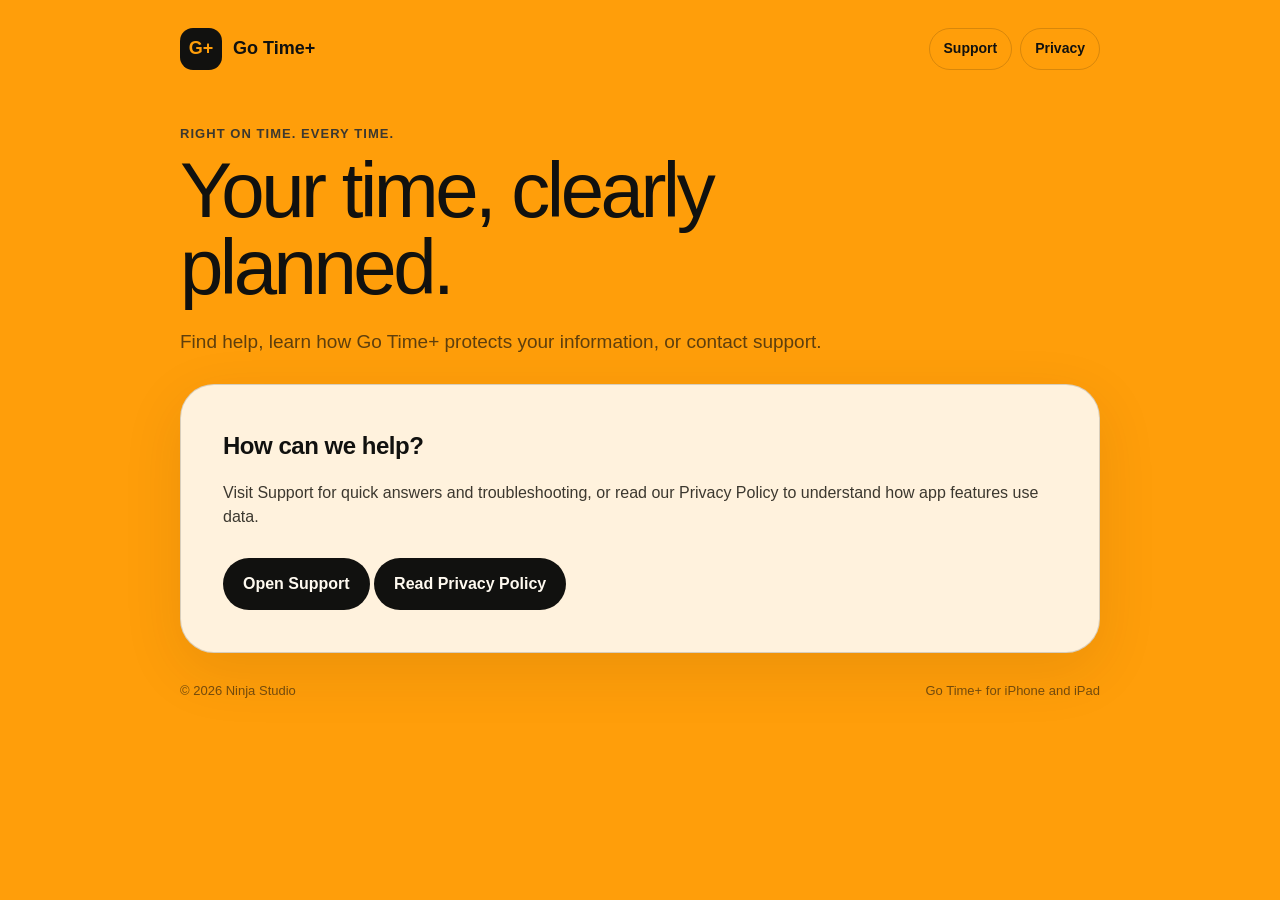
<file: index.html>
<!doctype html>
<html lang="en">
<head>
  <meta charset="utf-8"><meta name="viewport" content="width=device-width,initial-scale=1">
  <meta name="description" content="Go Time+ support and privacy information.">
  <title>Go Time+ — Support & Privacy</title><link rel="stylesheet" href="styles.css">
</head>
<body><main class="shell">
  <nav><a class="brand" href="index.html"><span class="mark">G+</span>Go Time+</a><div class="navlinks"><a href="support.html">Support</a><a href="privacy.html">Privacy</a></div></nav>
  <section class="hero"><p class="eyebrow">Right on time. Every time.</p><h1>Your time, clearly planned.</h1><p class="lead">Find help, learn how Go Time+ protects your information, or contact support.</p></section>
  <section class="card"><h2>How can we help?</h2><p>Visit Support for quick answers and troubleshooting, or read our Privacy Policy to understand how app features use data.</p><a class="action" href="support.html">Open Support</a> <a class="action" href="privacy.html">Read Privacy Policy</a></section>
  <footer><span>© 2026 Ninja Studio</span><span>Go Time+ for iPhone and iPad</span></footer>
</main></body></html>
</file>
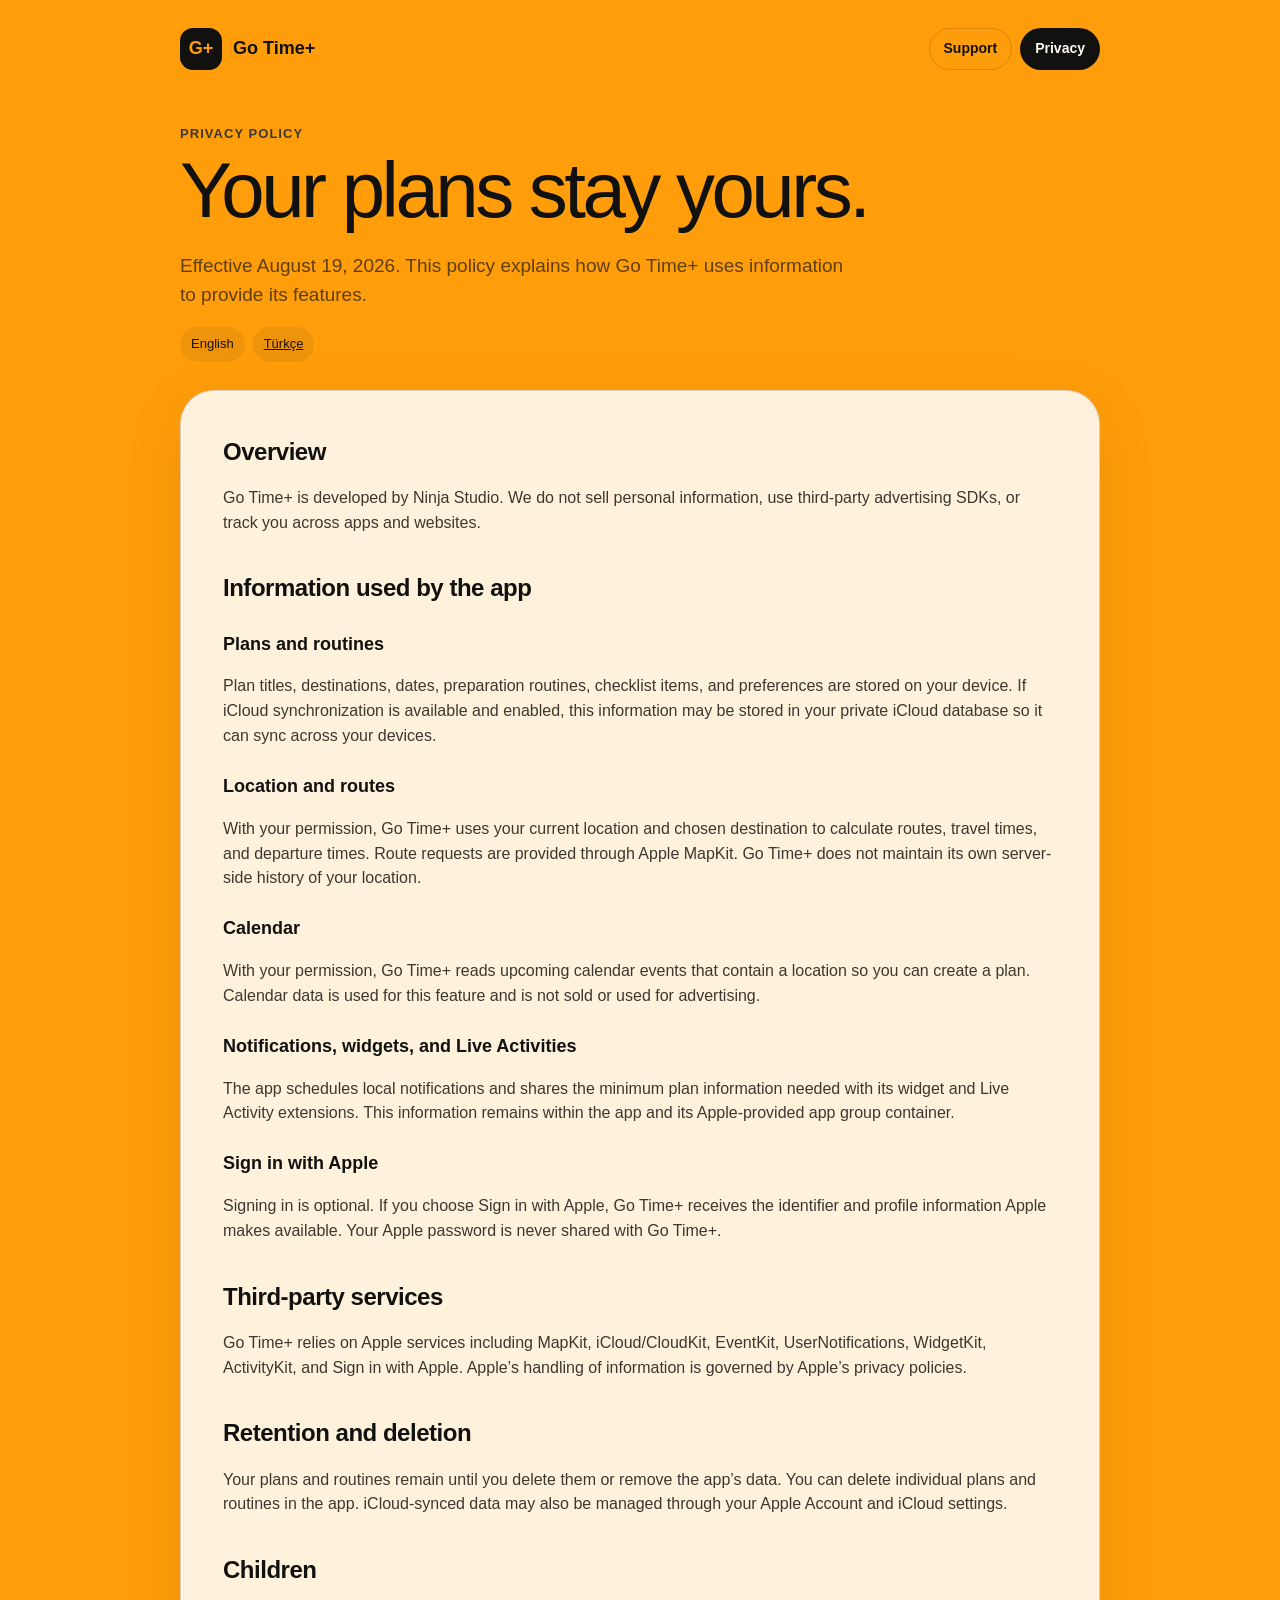
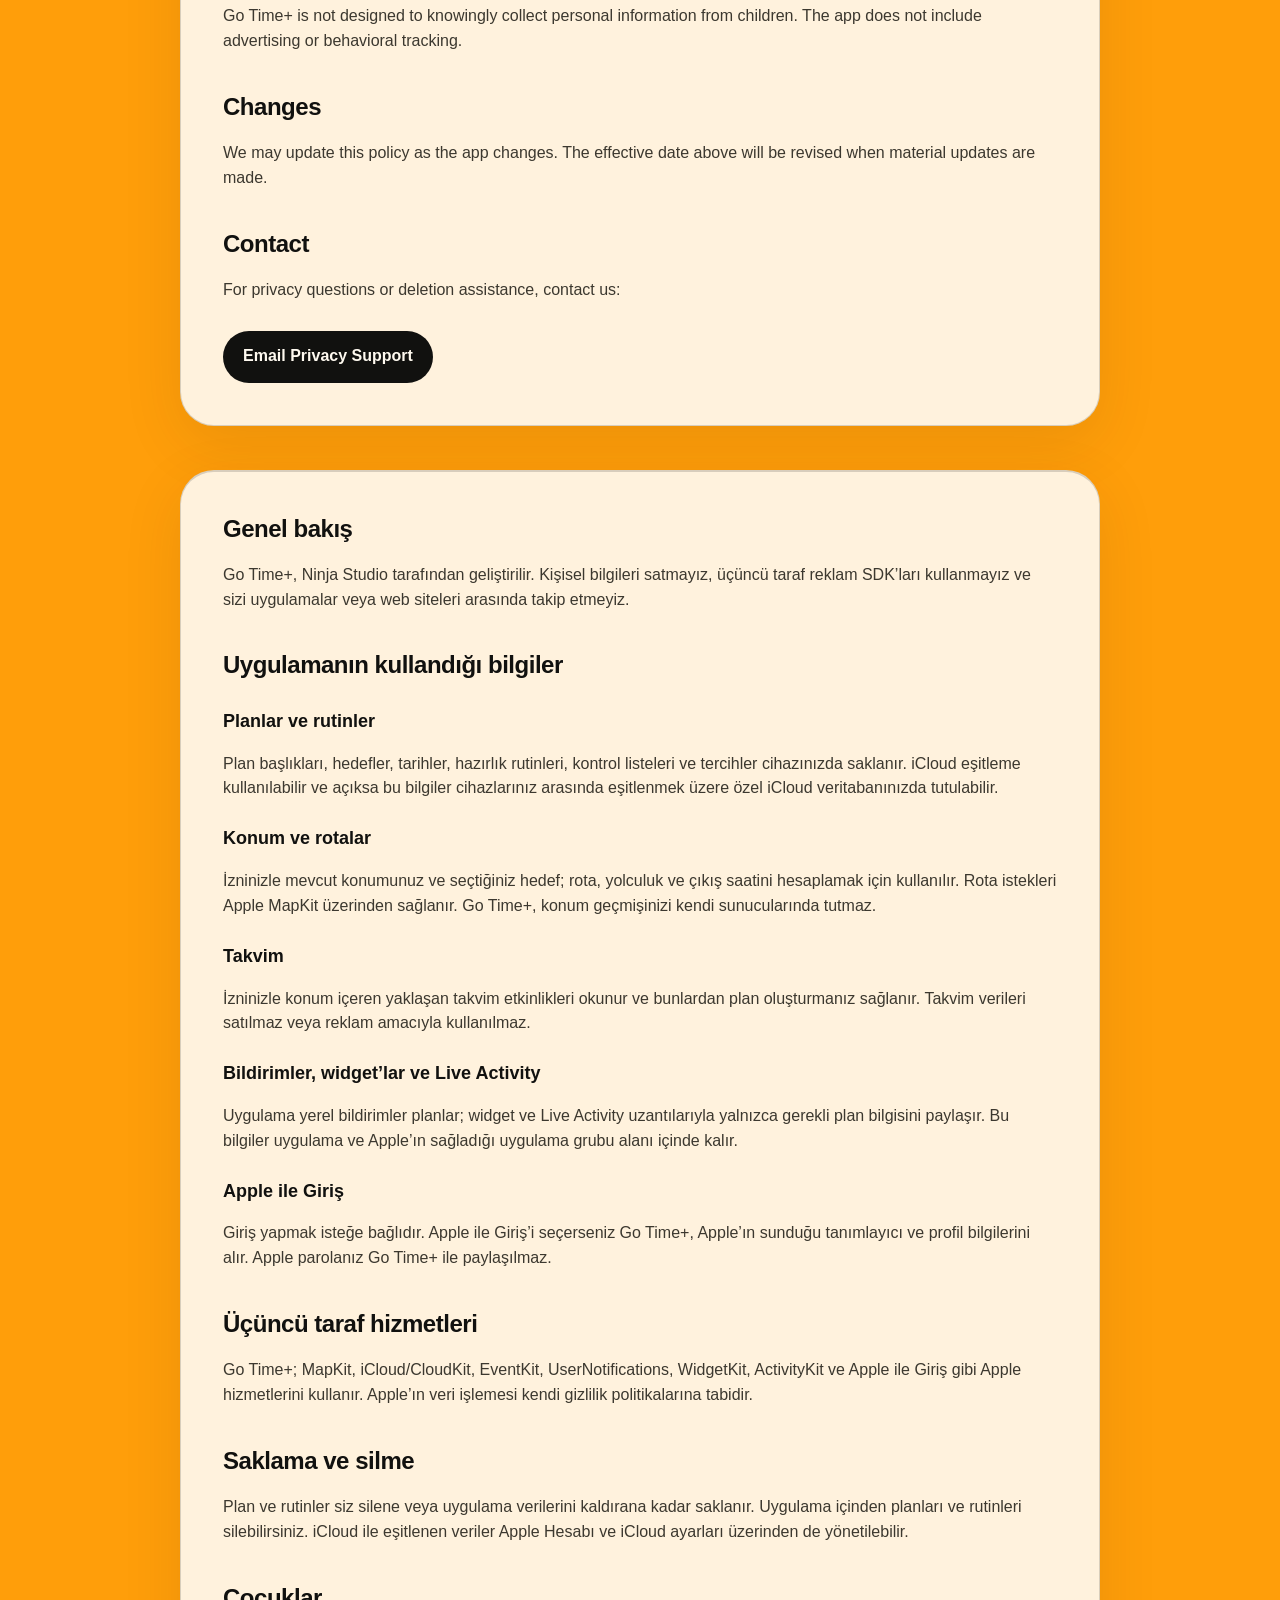
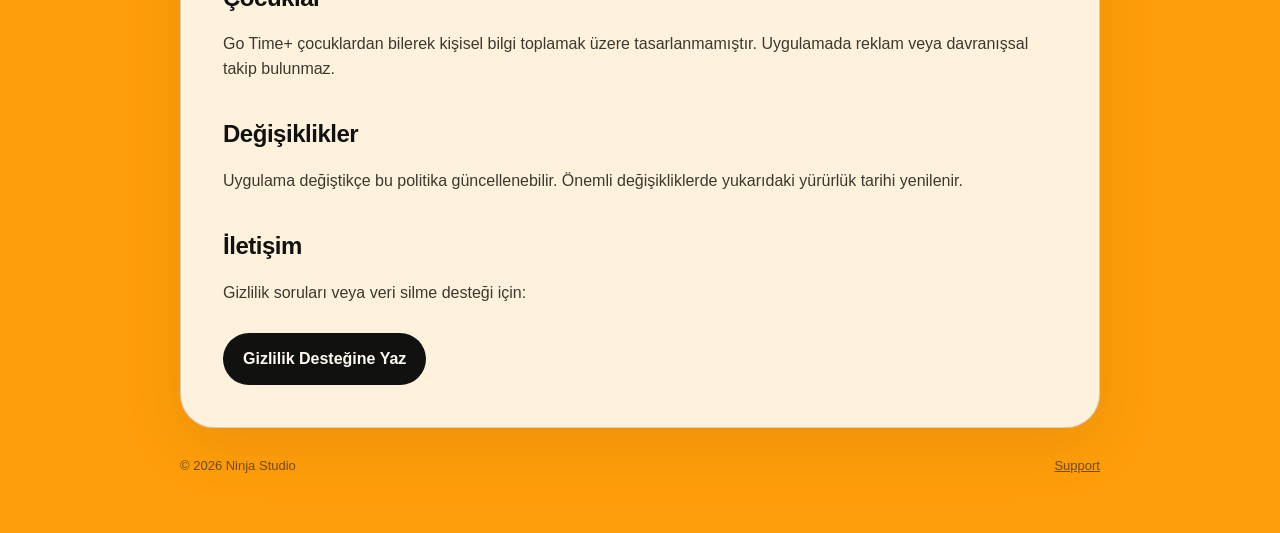
<file: privacy.html>
<!doctype html>
<html lang="en">
<head>
  <meta charset="utf-8"><meta name="viewport" content="width=device-width,initial-scale=1">
  <meta name="description" content="Privacy Policy for the Go Time+ iOS app.">
  <title>Privacy Policy — Go Time+</title><link rel="stylesheet" href="styles.css">
</head>
<body><main class="shell">
  <nav><a class="brand" href="index.html"><span class="mark">G+</span>Go Time+</a><div class="navlinks"><a href="support.html">Support</a><a href="privacy.html" aria-current="page">Privacy</a></div></nav>
  <section class="hero"><p class="eyebrow">Privacy Policy</p><h1>Your plans stay yours.</h1><p class="lead">Effective August 19, 2026. This policy explains how Go Time+ uses information to provide its features.</p><div class="meta"><span>English</span><span><a href="#turkce">Türkçe</a></span></div></section>
  <section class="card language" id="english">
    <h2>Overview</h2><p>Go Time+ is developed by Ninja Studio. We do not sell personal information, use third-party advertising SDKs, or track you across apps and websites.</p>
    <h2>Information used by the app</h2>
    <h3>Plans and routines</h3><p>Plan titles, destinations, dates, preparation routines, checklist items, and preferences are stored on your device. If iCloud synchronization is available and enabled, this information may be stored in your private iCloud database so it can sync across your devices.</p>
    <h3>Location and routes</h3><p>With your permission, Go Time+ uses your current location and chosen destination to calculate routes, travel times, and departure times. Route requests are provided through Apple MapKit. Go Time+ does not maintain its own server-side history of your location.</p>
    <h3>Calendar</h3><p>With your permission, Go Time+ reads upcoming calendar events that contain a location so you can create a plan. Calendar data is used for this feature and is not sold or used for advertising.</p>
    <h3>Notifications, widgets, and Live Activities</h3><p>The app schedules local notifications and shares the minimum plan information needed with its widget and Live Activity extensions. This information remains within the app and its Apple-provided app group container.</p>
    <h3>Sign in with Apple</h3><p>Signing in is optional. If you choose Sign in with Apple, Go Time+ receives the identifier and profile information Apple makes available. Your Apple password is never shared with Go Time+.</p>
    <h2>Third-party services</h2><p>Go Time+ relies on Apple services including MapKit, iCloud/CloudKit, EventKit, UserNotifications, WidgetKit, ActivityKit, and Sign in with Apple. Apple’s handling of information is governed by Apple’s privacy policies.</p>
    <h2>Retention and deletion</h2><p>Your plans and routines remain until you delete them or remove the app’s data. You can delete individual plans and routines in the app. iCloud-synced data may also be managed through your Apple Account and iCloud settings.</p>
    <h2>Children</h2><p>Go Time+ is not designed to knowingly collect personal information from children. The app does not include advertising or behavioral tracking.</p>
    <h2>Changes</h2><p>We may update this policy as the app changes. The effective date above will be revised when material updates are made.</p>
    <h2>Contact</h2><p>For privacy questions or deletion assistance, contact us:</p><a class="action" href="mailto:clubwomanizer588@gmail.com?subject=Go%20Time%2B%20Privacy">Email Privacy Support</a>
  </section>
  <section class="card language" id="turkce" lang="tr">
    <h2>Genel bakış</h2><p>Go Time+, Ninja Studio tarafından geliştirilir. Kişisel bilgileri satmayız, üçüncü taraf reklam SDK’ları kullanmayız ve sizi uygulamalar veya web siteleri arasında takip etmeyiz.</p>
    <h2>Uygulamanın kullandığı bilgiler</h2>
    <h3>Planlar ve rutinler</h3><p>Plan başlıkları, hedefler, tarihler, hazırlık rutinleri, kontrol listeleri ve tercihler cihazınızda saklanır. iCloud eşitleme kullanılabilir ve açıksa bu bilgiler cihazlarınız arasında eşitlenmek üzere özel iCloud veritabanınızda tutulabilir.</p>
    <h3>Konum ve rotalar</h3><p>İzninizle mevcut konumunuz ve seçtiğiniz hedef; rota, yolculuk ve çıkış saatini hesaplamak için kullanılır. Rota istekleri Apple MapKit üzerinden sağlanır. Go Time+, konum geçmişinizi kendi sunucularında tutmaz.</p>
    <h3>Takvim</h3><p>İzninizle konum içeren yaklaşan takvim etkinlikleri okunur ve bunlardan plan oluşturmanız sağlanır. Takvim verileri satılmaz veya reklam amacıyla kullanılmaz.</p>
    <h3>Bildirimler, widget’lar ve Live Activity</h3><p>Uygulama yerel bildirimler planlar; widget ve Live Activity uzantılarıyla yalnızca gerekli plan bilgisini paylaşır. Bu bilgiler uygulama ve Apple’ın sağladığı uygulama grubu alanı içinde kalır.</p>
    <h3>Apple ile Giriş</h3><p>Giriş yapmak isteğe bağlıdır. Apple ile Giriş’i seçerseniz Go Time+, Apple’ın sunduğu tanımlayıcı ve profil bilgilerini alır. Apple parolanız Go Time+ ile paylaşılmaz.</p>
    <h2>Üçüncü taraf hizmetleri</h2><p>Go Time+; MapKit, iCloud/CloudKit, EventKit, UserNotifications, WidgetKit, ActivityKit ve Apple ile Giriş gibi Apple hizmetlerini kullanır. Apple’ın veri işlemesi kendi gizlilik politikalarına tabidir.</p>
    <h2>Saklama ve silme</h2><p>Plan ve rutinler siz silene veya uygulama verilerini kaldırana kadar saklanır. Uygulama içinden planları ve rutinleri silebilirsiniz. iCloud ile eşitlenen veriler Apple Hesabı ve iCloud ayarları üzerinden de yönetilebilir.</p>
    <h2>Çocuklar</h2><p>Go Time+ çocuklardan bilerek kişisel bilgi toplamak üzere tasarlanmamıştır. Uygulamada reklam veya davranışsal takip bulunmaz.</p>
    <h2>Değişiklikler</h2><p>Uygulama değiştikçe bu politika güncellenebilir. Önemli değişikliklerde yukarıdaki yürürlük tarihi yenilenir.</p>
    <h2>İletişim</h2><p>Gizlilik soruları veya veri silme desteği için:</p><a class="action" href="mailto:clubwomanizer588@gmail.com?subject=Go%20Time%2B%20Gizlilik">Gizlilik Desteğine Yaz</a>
  </section>
  <footer><span>© 2026 Ninja Studio</span><a href="support.html">Support</a></footer>
</main></body></html>
</file>
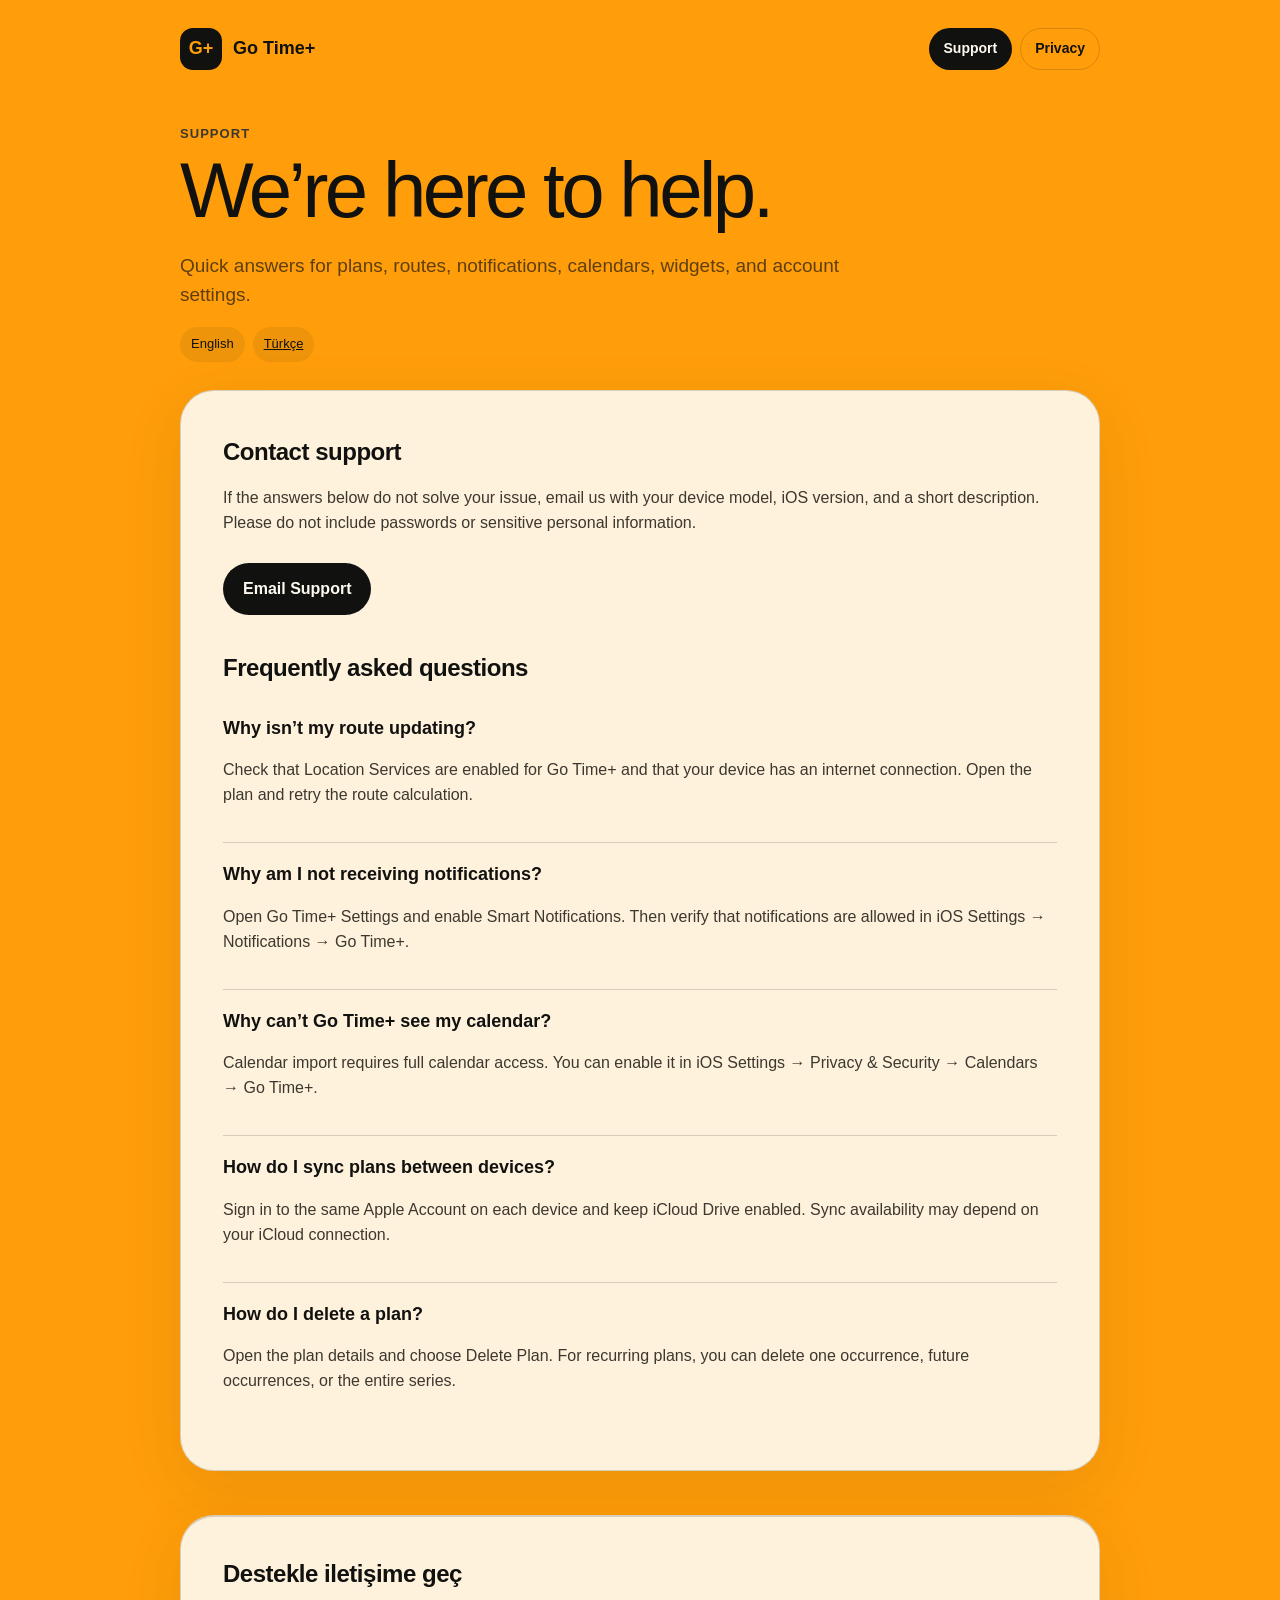
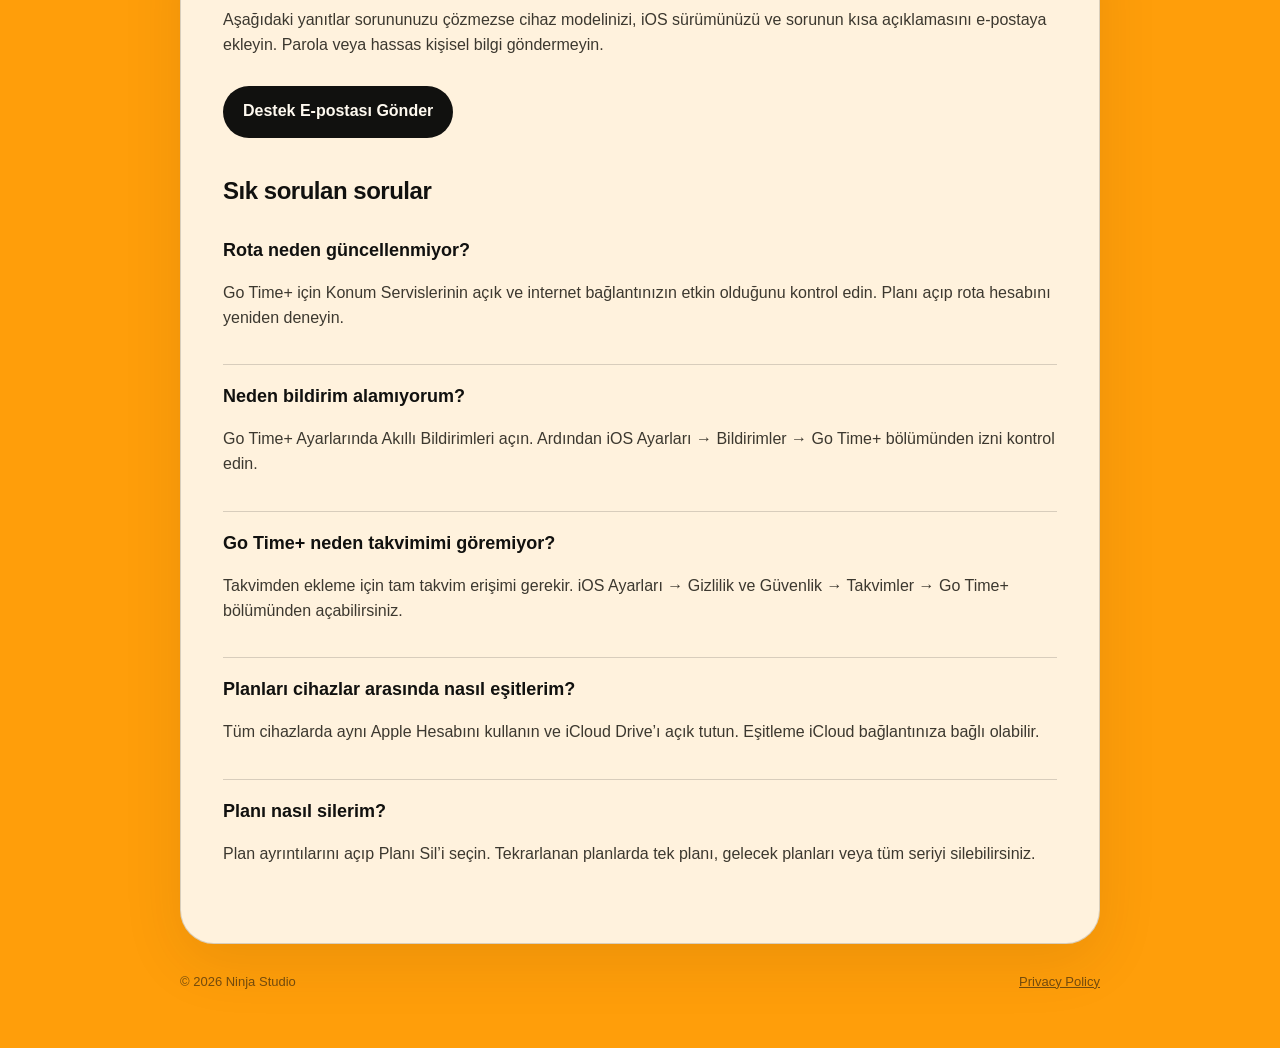
<file: support.html>
<!doctype html>
<html lang="en">
<head>
  <meta charset="utf-8"><meta name="viewport" content="width=device-width,initial-scale=1">
  <meta name="description" content="Support for the Go Time+ iOS app.">
  <title>Support — Go Time+</title><link rel="stylesheet" href="styles.css">
</head>
<body><main class="shell">
  <nav><a class="brand" href="index.html"><span class="mark">G+</span>Go Time+</a><div class="navlinks"><a href="support.html" aria-current="page">Support</a><a href="privacy.html">Privacy</a></div></nav>
  <section class="hero"><p class="eyebrow">Support</p><h1>We’re here to help.</h1><p class="lead">Quick answers for plans, routes, notifications, calendars, widgets, and account settings.</p><div class="meta"><span>English</span><span><a href="#turkce">Türkçe</a></span></div></section>
  <section class="card language" id="english">
    <h2>Contact support</h2><p>If the answers below do not solve your issue, email us with your device model, iOS version, and a short description. Please do not include passwords or sensitive personal information.</p><a class="action" href="mailto:clubwomanizer588@gmail.com?subject=Go%20Time%2B%20Support">Email Support</a>
    <h2>Frequently asked questions</h2>
    <div class="faq"><h3>Why isn’t my route updating?</h3><p>Check that Location Services are enabled for Go Time+ and that your device has an internet connection. Open the plan and retry the route calculation.</p></div>
    <div class="faq"><h3>Why am I not receiving notifications?</h3><p>Open Go Time+ Settings and enable Smart Notifications. Then verify that notifications are allowed in iOS Settings → Notifications → Go Time+.</p></div>
    <div class="faq"><h3>Why can’t Go Time+ see my calendar?</h3><p>Calendar import requires full calendar access. You can enable it in iOS Settings → Privacy & Security → Calendars → Go Time+.</p></div>
    <div class="faq"><h3>How do I sync plans between devices?</h3><p>Sign in to the same Apple Account on each device and keep iCloud Drive enabled. Sync availability may depend on your iCloud connection.</p></div>
    <div class="faq"><h3>How do I delete a plan?</h3><p>Open the plan details and choose Delete Plan. For recurring plans, you can delete one occurrence, future occurrences, or the entire series.</p></div>
  </section>
  <section class="card language" id="turkce" lang="tr">
    <h2>Destekle iletişime geç</h2><p>Aşağıdaki yanıtlar sorununuzu çözmezse cihaz modelinizi, iOS sürümünüzü ve sorunun kısa açıklamasını e-postaya ekleyin. Parola veya hassas kişisel bilgi göndermeyin.</p><a class="action" href="mailto:clubwomanizer588@gmail.com?subject=Go%20Time%2B%20Destek">Destek E-postası Gönder</a>
    <h2>Sık sorulan sorular</h2>
    <div class="faq"><h3>Rota neden güncellenmiyor?</h3><p>Go Time+ için Konum Servislerinin açık ve internet bağlantınızın etkin olduğunu kontrol edin. Planı açıp rota hesabını yeniden deneyin.</p></div>
    <div class="faq"><h3>Neden bildirim alamıyorum?</h3><p>Go Time+ Ayarlarında Akıllı Bildirimleri açın. Ardından iOS Ayarları → Bildirimler → Go Time+ bölümünden izni kontrol edin.</p></div>
    <div class="faq"><h3>Go Time+ neden takvimimi göremiyor?</h3><p>Takvimden ekleme için tam takvim erişimi gerekir. iOS Ayarları → Gizlilik ve Güvenlik → Takvimler → Go Time+ bölümünden açabilirsiniz.</p></div>
    <div class="faq"><h3>Planları cihazlar arasında nasıl eşitlerim?</h3><p>Tüm cihazlarda aynı Apple Hesabını kullanın ve iCloud Drive’ı açık tutun. Eşitleme iCloud bağlantınıza bağlı olabilir.</p></div>
    <div class="faq"><h3>Planı nasıl silerim?</h3><p>Plan ayrıntılarını açıp Planı Sil’i seçin. Tekrarlanan planlarda tek planı, gelecek planları veya tüm seriyi silebilirsiniz.</p></div>
  </section>
  <footer><span>© 2026 Ninja Studio</span><a href="privacy.html">Privacy Policy</a></footer>
</main></body></html>
</file>
<file: styles.css>
:root {
  --orange: #ff9e0a;
  --ink: #11110f;
  --paper: #fffaf0;
  --muted: #665f53;
  --line: rgba(17, 17, 15, .16);
  color-scheme: light dark;
  font-family: -apple-system, BlinkMacSystemFont, "SF Pro Display", "Segoe UI", sans-serif;
}
* { box-sizing: border-box; }
body { margin: 0; background: var(--orange); color: var(--ink); line-height: 1.55; }
a { color: inherit; }
.shell { width: min(920px, calc(100% - 32px)); margin: 0 auto; padding: 28px 0 56px; }
nav { display: flex; align-items: center; justify-content: space-between; gap: 18px; margin-bottom: 54px; }
.brand { display: flex; align-items: center; gap: 11px; text-decoration: none; font-size: 18px; font-weight: 750; }
.mark { width: 42px; height: 42px; border-radius: 13px; background: var(--ink); color: var(--orange); display: grid; place-items: center; font-weight: 850; }
.navlinks { display: flex; gap: 8px; }
.navlinks a, .pill { padding: 9px 14px; border: 1px solid var(--line); border-radius: 999px; text-decoration: none; font-size: 14px; font-weight: 650; }
.navlinks a[aria-current="page"] { color: var(--paper); background: var(--ink); }
.hero { margin-bottom: 28px; }
.eyebrow { margin: 0 0 8px; font-size: 13px; font-weight: 750; letter-spacing: .08em; text-transform: uppercase; }
h1 { max-width: 760px; margin: 0; font-size: clamp(44px, 8vw, 78px); line-height: .98; letter-spacing: -.045em; font-weight: 520; }
.lead { max-width: 670px; margin: 22px 0 0; font-size: 19px; color: rgba(17,17,15,.68); }
.card { padding: clamp(22px, 5vw, 42px); background: rgba(255,250,240,.92); border: 1px solid var(--line); border-radius: 34px; box-shadow: 0 18px 60px rgba(60,35,0,.1); }
.card + .card { margin-top: 18px; }
h2 { margin: 34px 0 10px; font-size: 24px; letter-spacing: -.02em; }
h2:first-child { margin-top: 0; }
h3 { margin: 24px 0 8px; font-size: 18px; }
p, li { color: #3c382f; }
ul { padding-left: 22px; }
.meta { display: flex; flex-wrap: wrap; gap: 8px; margin: 18px 0 0; }
.meta span { padding: 7px 11px; border-radius: 999px; background: rgba(17,17,15,.07); font-size: 13px; }
.action { display: inline-flex; align-items: center; justify-content: center; min-height: 52px; margin-top: 12px; padding: 0 20px; color: var(--paper); background: var(--ink); border-radius: 999px; text-decoration: none; font-weight: 750; }
.faq { padding: 18px 0; border-top: 1px solid var(--line); }
.faq:first-of-type { border-top: 0; }
.faq h3 { margin-top: 0; }
.language { scroll-margin-top: 24px; }
.language + .language { margin-top: 44px; padding-top: 38px; border-top: 2px solid var(--line); }
footer { display: flex; justify-content: space-between; gap: 16px; margin-top: 28px; font-size: 13px; color: rgba(17,17,15,.58); }
@media (prefers-color-scheme: dark) {
  :root { --orange: #dc7808; --ink: #f7f2e9; --paper: #171614; --muted: #bcb3a4; --line: rgba(255,255,255,.16); }
  .card { background: rgba(23,22,20,.94); box-shadow: none; }
  p, li { color: #d7d0c5; }
  .lead { color: rgba(255,255,255,.72); }
  .mark { background: #f7f2e9; color: #171614; }
}
@media (max-width: 600px) {
  nav { align-items: flex-start; margin-bottom: 38px; }
  .navlinks { flex-direction: column; align-items: stretch; }
  .navlinks a { text-align: center; }
  footer { flex-direction: column; }
}
</file>
